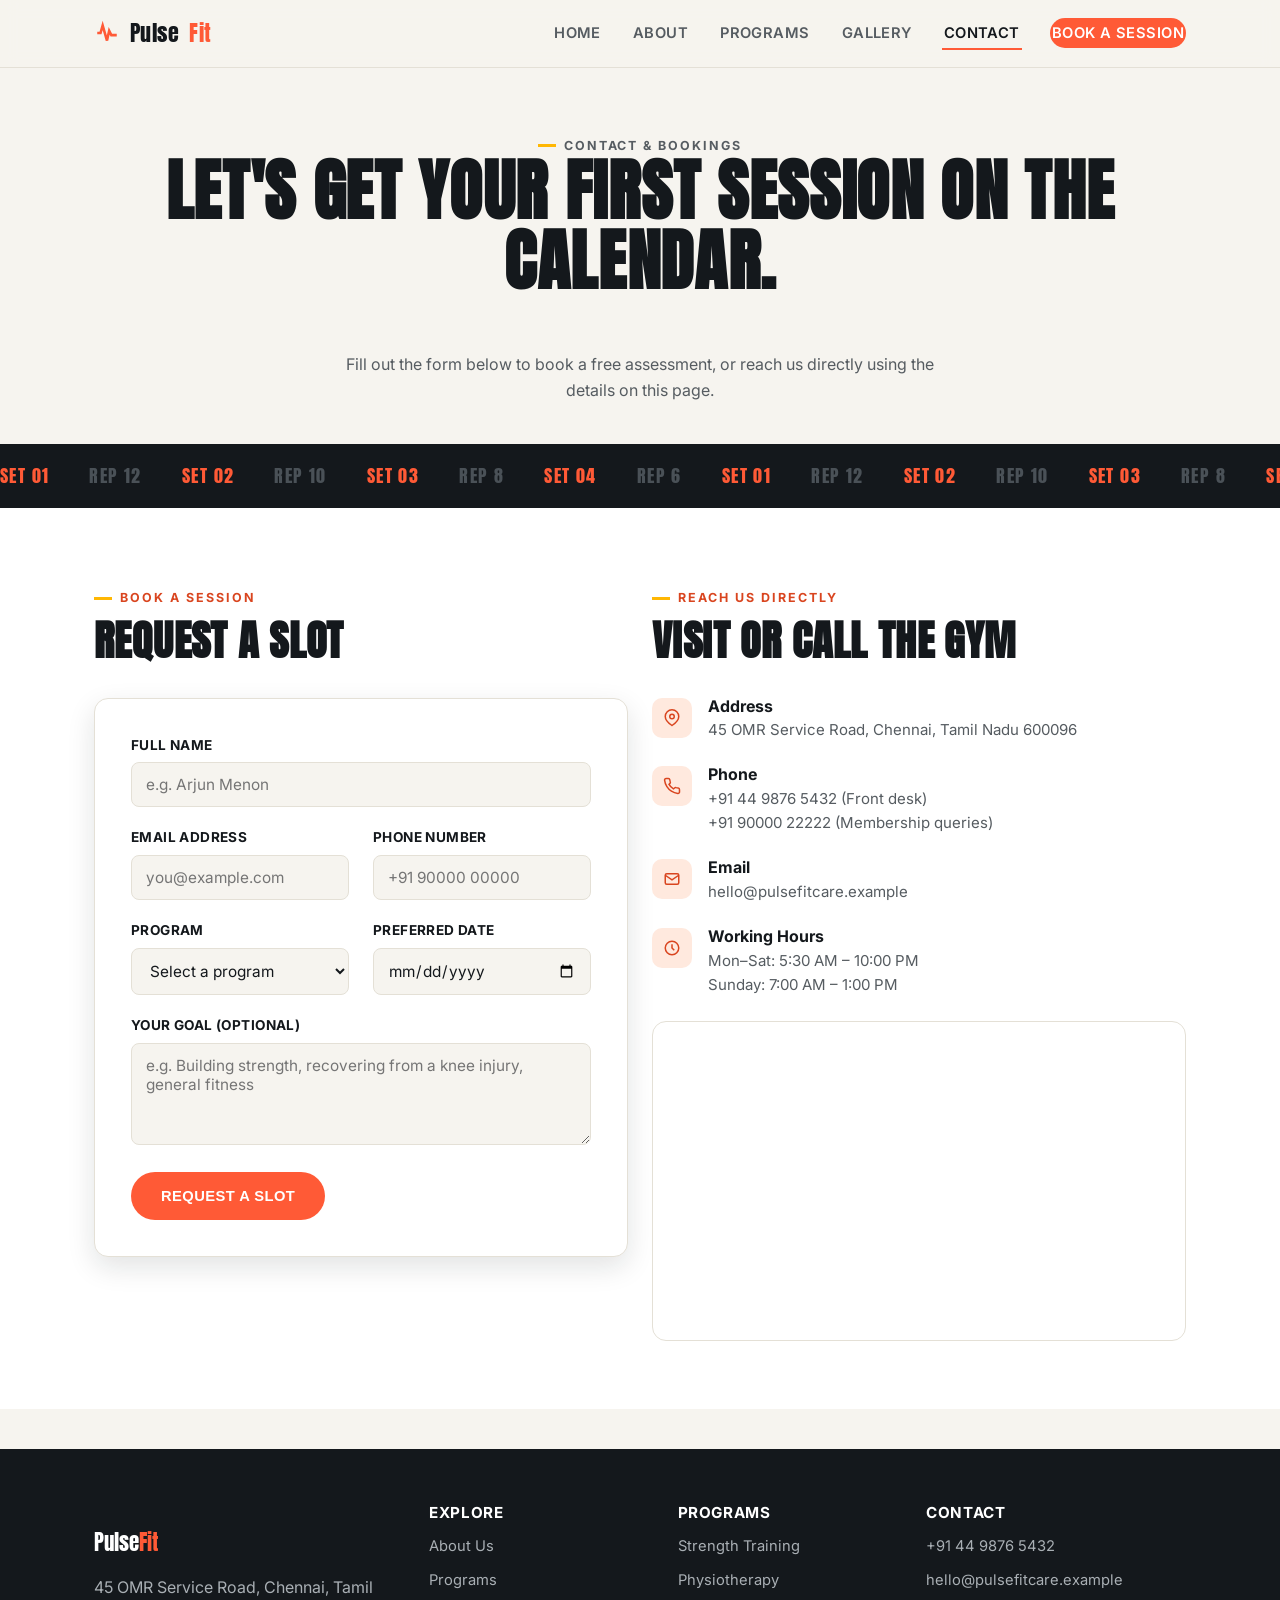
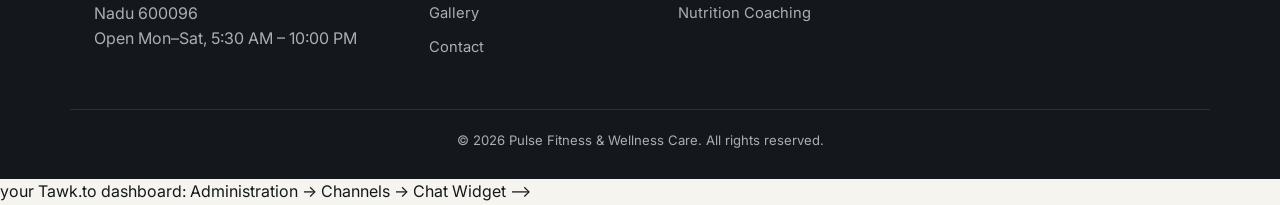
<file: contact.html>
<!DOCTYPE html>
<html lang="en">
<head>
<meta charset="UTF-8">
<meta name="viewport" content="width=device-width, initial-scale=1.0">
<title>Contact & Book a Session | Pulse Fitness & Wellness Care</title>
<meta name="description" content="Contact Pulse Fitness & Wellness Care or book your first free session online. Find our address, phone number, working hours, and location.">
<meta name="keywords" content="book session, contact gym, gym address, gym hours, free trial session">
<link rel="preconnect" href="https://fonts.googleapis.com">
<link href="https://fonts.googleapis.com/css2?family=Anton&family=Inter:wght@400;500;600;700;800&display=swap" rel="stylesheet">
<link rel="stylesheet" href="css/style.css">
<link rel="icon" type="image/svg+xml" href="favicon.svg">
<link rel="canonical" href="https://pluse-witness.netlify.app/contact.html">

<meta property="og:type" content="website">
<meta property="og:title" content="Contact & Book a Session | Pulse Fitness & Wellness Care">
<meta property="og:description" content="Contact Pulse Fitness & Wellness Care or book your first free session online. Find our address, phone number, working hours, and location.">
<meta property="og:url" content="https://pluse-witness.netlify.app/contact.html">
<meta property="og:image" content="https://images.unsplash.com/photo-1534438327276-14e5300c3a48?w=1200&q=80">
<meta name="twitter:card" content="summary_large_image">
<meta name="twitter:title" content="Contact & Book a Session | Pulse Fitness & Wellness Care">
<meta name="twitter:description" content="Address, phone, hours, and an online booking form for Pulse Fitness & Wellness Care.">
<meta name="twitter:image" content="https://images.unsplash.com/photo-1534438327276-14e5300c3a48?w=1200&q=80">
</head>
<body>
<a class="skip-link" href="#main">Skip to content</a>

<header class="site-header">
  <nav class="nav">
    <a class="brand" href="index.html">
      <svg viewBox="0 0 24 24" width="26" height="26" fill="none" stroke="#FF5A36" stroke-width="2.4"><path d="M3 12h3l2-7 4 14 2-9 2 4h5"/></svg>
      Pulse<span>Fit</span>
    </a>
    <button class="menu-toggle" aria-expanded="false" aria-label="Toggle navigation menu">
      <span></span><span></span><span></span>
    </button>
    <ul class="nav-links">
      <li><a href="index.html">Home</a></li>
      <li><a href="about.html">About</a></li>
      <li><a href="services.html">Programs</a></li>
      <li><a href="gallery.html">Gallery</a></li>
      <li><a href="contact.html" aria-current="page">Contact</a></li>
      <li><a class="nav-cta" href="contact.html">Book a Session</a></li>
    </ul>
  </nav>
</header>

<main id="main">

  <section class="page-hero">
    <div class="container">
      <p class="eyebrow">Contact & Bookings</p>
      <h1>Let's get your first session on the calendar.</h1>
      <p>Fill out the form below to book a free assessment, or reach us directly using the details on this page.</p>
    </div>
  </section>

  <div class="rep-divider" aria-hidden="true">
    <div class="rep-track">
      <span class="hot">SET 01</span><span>REP 12</span><span class="hot">SET 02</span><span>REP 10</span>
      <span class="hot">SET 03</span><span>REP 8</span><span class="hot">SET 04</span><span>REP 6</span>
      <span class="hot">SET 01</span><span>REP 12</span><span class="hot">SET 02</span><span>REP 10</span>
      <span class="hot">SET 03</span><span>REP 8</span><span class="hot">SET 04</span><span>REP 6</span>
    </div>
  </div>

  <section class="bg-alt">
    <div class="container grid grid-2">

      <div>
        <form id="appointment-form" novalidate>
          <p class="eyebrow">Book a Session</p>
          <h2>Request a slot</h2>

          <div class="form-card" style="margin-top:20px;">
            <div class="form-row">
              <label for="full-name">Full Name</label>
              <input type="text" id="full-name" name="full-name" placeholder="e.g. Arjun Menon">
              <p class="error-msg">Please enter your full name.</p>
            </div>

            <div class="grid two-col-form">
              <div class="form-row">
                <label for="email">Email Address</label>
                <input type="email" id="email" name="email" placeholder="you@example.com">
                <p class="error-msg">Please enter a valid email address.</p>
              </div>
              <div class="form-row">
                <label for="phone">Phone Number</label>
                <input type="tel" id="phone" name="phone" placeholder="+91 90000 00000">
                <p class="error-msg">Please enter a valid phone number.</p>
              </div>
            </div>

            <div class="grid two-col-form">
              <div class="form-row">
                <label for="department">Program</label>
                <select id="department" name="department">
                  <option value="">Select a program</option>
                  <option>Strength Training</option>
                  <option>Cardio & HIIT</option>
                  <option>Physiotherapy</option>
                  <option>Nutrition Coaching</option>
                  <option>Yoga & Recovery</option>
                  <option>Personal Training</option>
                </select>
                <p class="error-msg">Please select a program.</p>
              </div>
              <div class="form-row">
                <label for="preferred-date">Preferred Date</label>
                <input type="date" id="preferred-date" name="preferred-date">
                <p class="error-msg">Please choose a preferred date.</p>
              </div>
            </div>

            <div class="form-row">
              <label for="message">Your Goal (optional)</label>
              <textarea id="message" name="message" rows="4" placeholder="e.g. Building strength, recovering from a knee injury, general fitness"></textarea>
            </div>

            <button type="submit" class="btn btn-primary">Request a Slot</button>
            <div class="form-status" id="form-status" role="status" aria-live="polite"></div>
          </div>
        </form>
      </div>

      <div>
        <p class="eyebrow">Reach Us Directly</p>
        <h2>Visit or call the gym</h2>

        <div style="margin-top:24px;">
          <div class="info-block">
            <div class="icon"><svg width="18" height="18" viewBox="0 0 24 24" fill="none" stroke="currentColor" stroke-width="2"><path d="M21 10c0 6-9 12-9 12S3 16 3 10a9 9 0 0118 0z"/><circle cx="12" cy="10" r="3"/></svg></div>
            <div>
              <h3>Address</h3>
              <p>45 OMR Service Road, Chennai, Tamil Nadu 600096</p>
            </div>
          </div>
          <div class="info-block">
            <div class="icon"><svg width="18" height="18" viewBox="0 0 24 24" fill="none" stroke="currentColor" stroke-width="2"><path d="M22 16.9v3a2 2 0 01-2.2 2 19.8 19.8 0 01-8.6-3.1 19.5 19.5 0 01-6-6A19.8 19.8 0 012.1 4.2 2 2 0 014.1 2h3a2 2 0 012 1.7c.1.9.3 1.8.6 2.7a2 2 0 01-.4 2.1L8 9.9a16 16 0 006 6l1.4-1.3a2 2 0 012.1-.4c.9.3 1.8.5 2.7.6a2 2 0 011.8 2.1z"/></svg></div>
            <div>
              <h3>Phone</h3>
              <p>+91 44 9876 5432 (Front desk)<br>+91 90000 22222 (Membership queries)</p>
            </div>
          </div>
          <div class="info-block">
            <div class="icon"><svg width="18" height="18" viewBox="0 0 24 24" fill="none" stroke="currentColor" stroke-width="2"><rect x="3" y="5" width="18" height="14" rx="2"/><path d="M3 7l9 6 9-6"/></svg></div>
            <div>
              <h3>Email</h3>
              <p>hello@pulsefitcare.example</p>
            </div>
          </div>
          <div class="info-block">
            <div class="icon"><svg width="18" height="18" viewBox="0 0 24 24" fill="none" stroke="currentColor" stroke-width="2"><circle cx="12" cy="12" r="9"/><path d="M12 7v5l3 3"/></svg></div>
            <div>
              <h3>Working Hours</h3>
              <p>Mon–Sat: 5:30 AM – 10:00 PM<br>Sunday: 7:00 AM – 1:00 PM</p>
            </div>
          </div>
        </div>

        <div class="map-frame" style="margin-top:24px;">
          <iframe src="https://www.openstreetmap.org/export/embed.html?bbox=80.235%2C12.895%2C80.255%2C12.910&layer=mapnik" title="Map showing Pulse Fitness & Wellness Care location"></iframe>
        </div>
      </div>

    </div>
  </section>

</main>

<footer>
  <div class="container footer-grid">
    <div>
      <p class="footer-brand">Pulse<span>Fit</span></p>
      <p>45 OMR Service Road, Chennai, Tamil Nadu 600096<br>Open Mon–Sat, 5:30 AM – 10:00 PM</p>
    </div>
    <div>
      <h3>Explore</h3>
      <a href="about.html">About Us</a>
      <a href="services.html">Programs</a>
      <a href="gallery.html">Gallery</a>
      <a href="contact.html">Contact</a>
    </div>
    <div>
      <h3>Programs</h3>
      <a href="services.html">Strength Training</a>
      <a href="services.html">Physiotherapy</a>
      <a href="services.html">Nutrition Coaching</a>
    </div>
    <div>
      <h3>Contact</h3>
      <a href="tel:+914498765432">+91 44 9876 5432</a>
      <a href="mailto:hello@pulsefitcare.example">hello@pulsefitcare.example</a>
    </div>
  </div>
  <div class="container footer-bottom">
    &copy; 2026 Pulse Fitness & Wellness Care. All rights reserved.
  </div>
</footer>

<script src="js/script.js"></script>

<!--Start of Tawk.to Live Chat Widget-->
     your Tawk.to dashboard: Administration -> Channels -> Chat Widget -->
<script type="text/javascript">
var Tawk_API=Tawk_API||{}, Tawk_LoadStart=new Date();
(function(){
var s1=document.createElement("script"),s0=document.getElementsByTagName("script")[0];
s1.async=true;
s1.src='https://embed.tawk.to/6a47669f5cd7e91d4f345263/1jsjeho9d';
s1.charset='UTF-8';
s1.setAttribute('crossorigin','*');
s0.parentNode.insertBefore(s1,s0);
})();
</script>
<!--End of Tawk.to Live Chat Widget-->
</body>
</html>
</file>
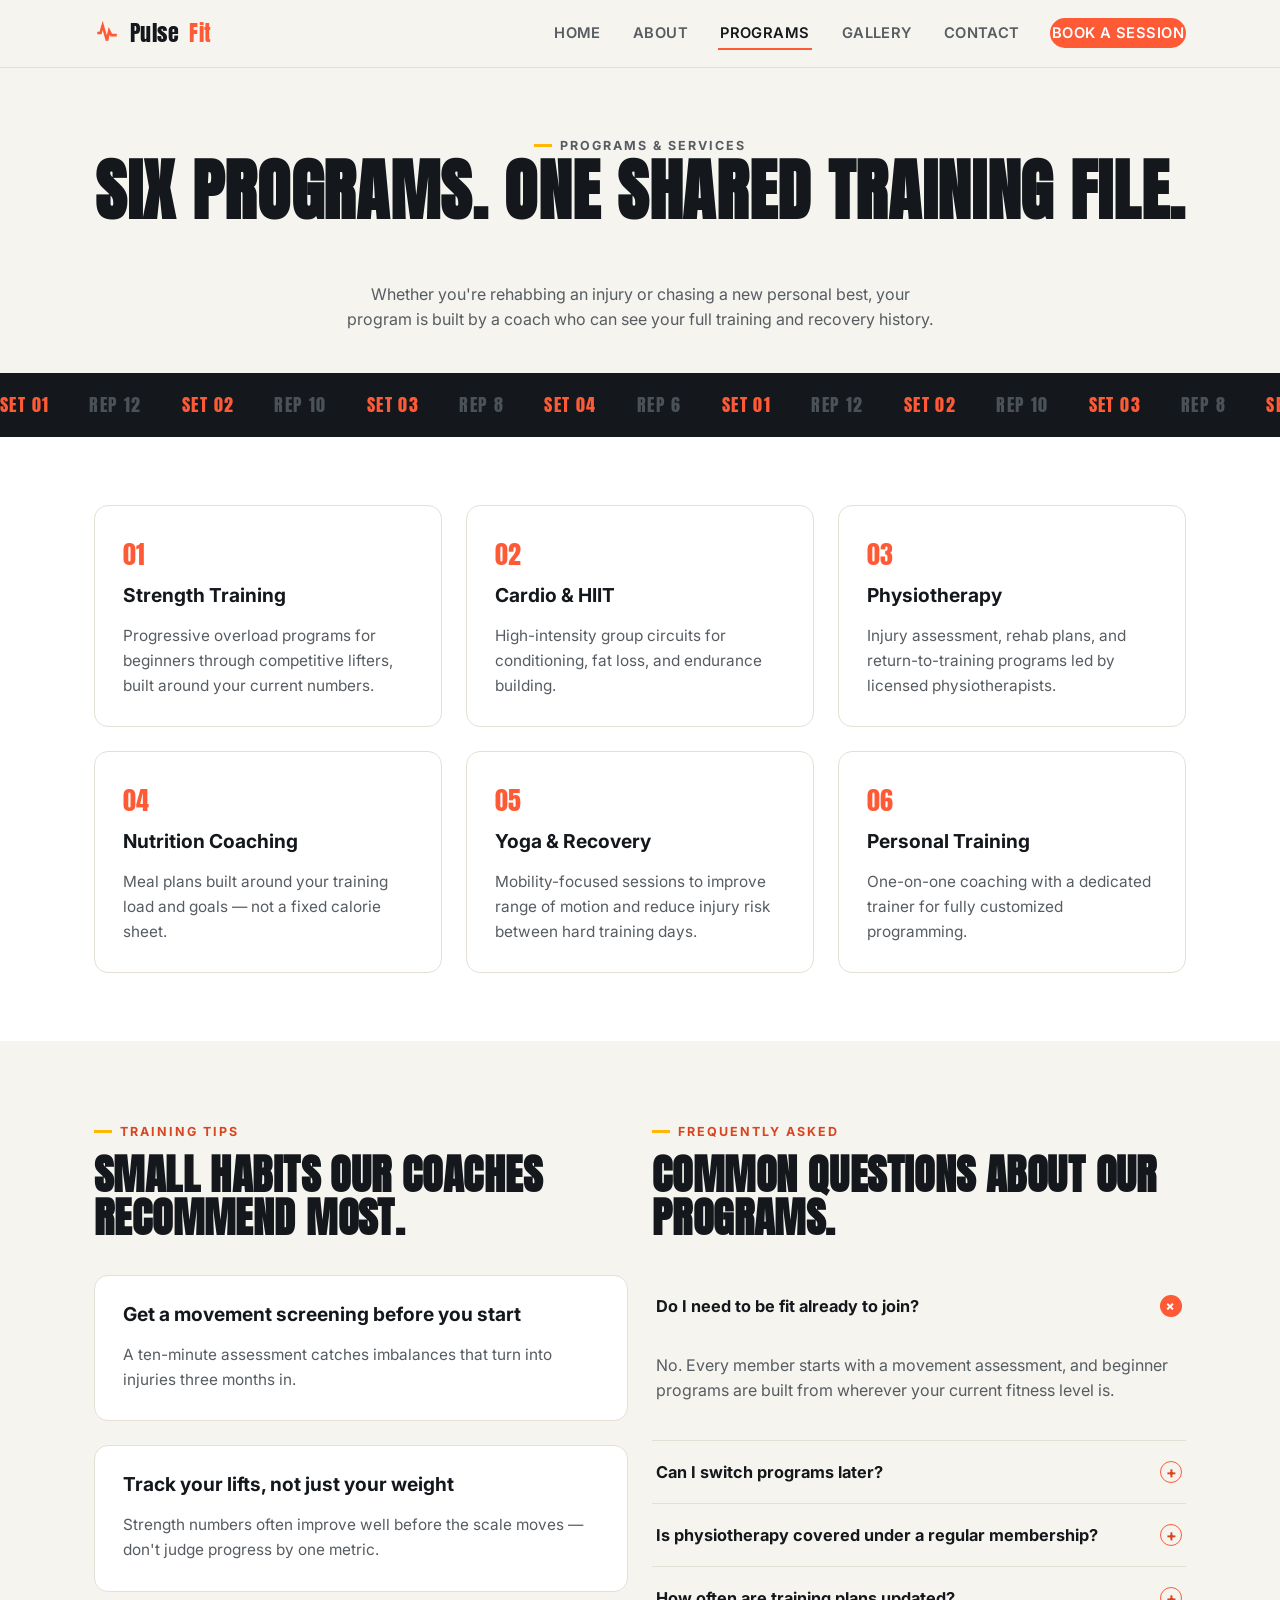
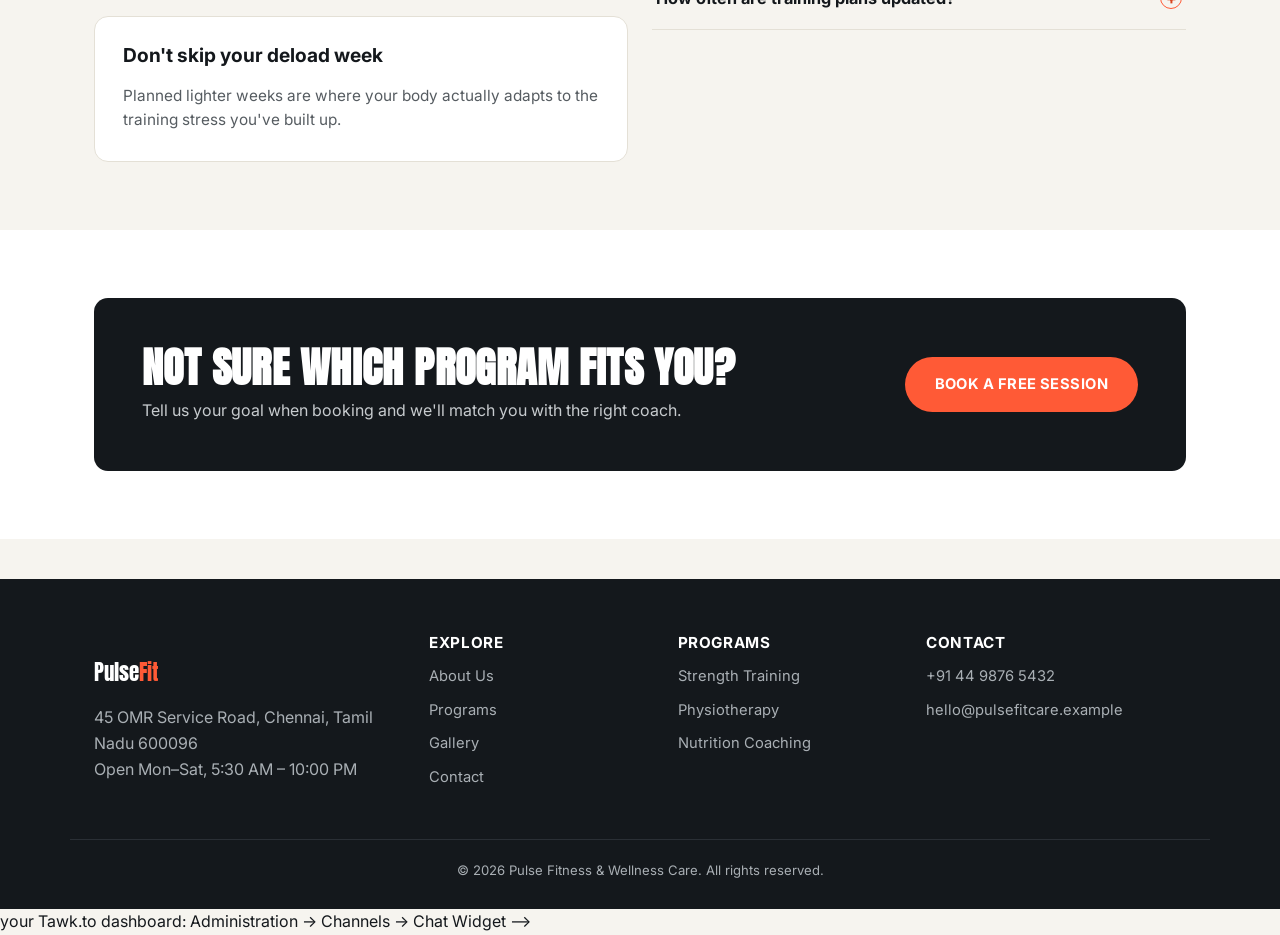
<file: services.html>
<!DOCTYPE html>
<html lang="en">
<head>
<meta charset="UTF-8">
<meta name="viewport" content="width=device-width, initial-scale=1.0">
<title>Programs & Services | Pulse Fitness & Wellness Care</title>
<meta name="description" content="Explore Pulse Fitness & Wellness Care's programs: Strength Training, Cardio & HIIT, Physiotherapy, Nutrition Coaching, Yoga & Recovery, and Personal Training.">
<meta name="keywords" content="fitness programs, strength training, cardio hiit, physiotherapy, nutrition coaching, personal training, yoga recovery">
<link rel="preconnect" href="https://fonts.googleapis.com">
<link href="https://fonts.googleapis.com/css2?family=Anton&family=Inter:wght@400;500;600;700;800&display=swap" rel="stylesheet">
<link rel="stylesheet" href="css/style.css">
<link rel="icon" type="image/svg+xml" href="favicon.svg">
<link rel="canonical" href="https://pluse-witness.netlify.app/services.html">

<meta property="og:type" content="website">
<meta property="og:title" content="Programs & Services | Pulse Fitness & Wellness Care">
<meta property="og:description" content="Explore Pulse Fitness & Wellness Care's programs: Strength Training, Cardio & HIIT, Physiotherapy, Nutrition Coaching, Yoga & Recovery, and Personal Training.">
<meta property="og:url" content="https://pluse-witness.netlify.app/services.html">
<meta property="og:image" content="https://images.unsplash.com/photo-1517836357463-d25dfeac3438?w=1200&q=80">
<meta name="twitter:card" content="summary_large_image">
<meta name="twitter:title" content="Programs & Services | Pulse Fitness & Wellness Care">
<meta name="twitter:description" content="Strength Training, Cardio & HIIT, Physiotherapy, Nutrition Coaching, Yoga & Recovery, and Personal Training.">
<meta name="twitter:image" content="https://images.unsplash.com/photo-1517836357463-d25dfeac3438?w=1200&q=80">
</head>
<body>
<a class="skip-link" href="#main">Skip to content</a>

<header class="site-header">
  <nav class="nav">
    <a class="brand" href="index.html">
      <svg viewBox="0 0 24 24" width="26" height="26" fill="none" stroke="#FF5A36" stroke-width="2.4"><path d="M3 12h3l2-7 4 14 2-9 2 4h5"/></svg>
      Pulse<span>Fit</span>
    </a>
    <button class="menu-toggle" aria-expanded="false" aria-label="Toggle navigation menu">
      <span></span><span></span><span></span>
    </button>
    <ul class="nav-links">
      <li><a href="index.html">Home</a></li>
      <li><a href="about.html">About</a></li>
      <li><a href="services.html" aria-current="page">Programs</a></li>
      <li><a href="gallery.html">Gallery</a></li>
      <li><a href="contact.html">Contact</a></li>
      <li><a class="nav-cta" href="contact.html">Book a Session</a></li>
    </ul>
  </nav>
</header>

<main id="main">

  <section class="page-hero">
    <div class="container">
      <p class="eyebrow">Programs & Services</p>
      <h1>Six programs. One shared training file.</h1>
      <p>Whether you're rehabbing an injury or chasing a new personal best, your program is built by a coach who can see your full training and recovery history.</p>
    </div>
  </section>

  <div class="rep-divider" aria-hidden="true">
    <div class="rep-track">
      <span class="hot">SET 01</span><span>REP 12</span><span class="hot">SET 02</span><span>REP 10</span>
      <span class="hot">SET 03</span><span>REP 8</span><span class="hot">SET 04</span><span>REP 6</span>
      <span class="hot">SET 01</span><span>REP 12</span><span class="hot">SET 02</span><span>REP 10</span>
      <span class="hot">SET 03</span><span>REP 8</span><span class="hot">SET 04</span><span>REP 6</span>
    </div>
  </div>

  <section class="bg-alt">
    <div class="container">
      <div class="grid grid-3">

        <div class="card">
          <span class="num">01</span>
          <h3>Strength Training</h3>
          <p>Progressive overload programs for beginners through competitive lifters, built around your current numbers.</p>
        </div>

        <div class="card">
          <span class="num">02</span>
          <h3>Cardio & HIIT</h3>
          <p>High-intensity group circuits for conditioning, fat loss, and endurance building.</p>
        </div>

        <div class="card">
          <span class="num">03</span>
          <h3>Physiotherapy</h3>
          <p>Injury assessment, rehab plans, and return-to-training programs led by licensed physiotherapists.</p>
        </div>

        <div class="card">
          <span class="num">04</span>
          <h3>Nutrition Coaching</h3>
          <p>Meal plans built around your training load and goals — not a fixed calorie sheet.</p>
        </div>

        <div class="card">
          <span class="num">05</span>
          <h3>Yoga & Recovery</h3>
          <p>Mobility-focused sessions to improve range of motion and reduce injury risk between hard training days.</p>
        </div>

        <div class="card">
          <span class="num">06</span>
          <h3>Personal Training</h3>
          <p>One-on-one coaching with a dedicated trainer for fully customized programming.</p>
        </div>

      </div>
    </div>
  </section>

  <section>
    <div class="container grid grid-2">
      <div>
        <p class="eyebrow">Training Tips</p>
        <h2>Small habits our coaches recommend most.</h2>
        <div class="grid" style="margin-top:20px;">
          <div class="card">
            <h3>Get a movement screening before you start</h3>
            <p>A ten-minute assessment catches imbalances that turn into injuries three months in.</p>
          </div>
          <div class="card">
            <h3>Track your lifts, not just your weight</h3>
            <p>Strength numbers often improve well before the scale moves — don't judge progress by one metric.</p>
          </div>
          <div class="card">
            <h3>Don't skip your deload week</h3>
            <p>Planned lighter weeks are where your body actually adapts to the training stress you've built up.</p>
          </div>
        </div>
      </div>

      <div>
        <p class="eyebrow">Frequently Asked</p>
        <h2>Common questions about our programs.</h2>

        <div class="faq-item" data-open="true">
          <button class="faq-question" aria-expanded="true">
            Do I need to be fit already to join?
            <span class="plus">+</span>
          </button>
          <div class="faq-answer">
            <p>No. Every member starts with a movement assessment, and beginner programs are built from wherever your current fitness level is.</p>
          </div>
        </div>

        <div class="faq-item" data-open="false">
          <button class="faq-question" aria-expanded="false">
            Can I switch programs later?
            <span class="plus">+</span>
          </button>
          <div class="faq-answer">
            <p>Yes, most members combine strength training with yoga or nutrition coaching as their goals shift — talk to your coach any time.</p>
          </div>
        </div>

        <div class="faq-item" data-open="false">
          <button class="faq-question" aria-expanded="false">
            Is physiotherapy covered under a regular membership?
            <span class="plus">+</span>
          </button>
          <div class="faq-answer">
            <p>An initial physiotherapy assessment is included; ongoing rehab sessions are billed separately and can be discussed at booking.</p>
          </div>
        </div>

        <div class="faq-item" data-open="false">
          <button class="faq-question" aria-expanded="false">
            How often are training plans updated?
            <span class="plus">+</span>
          </button>
          <div class="faq-answer">
            <p>Every four weeks, based on your lift logs, mobility scores, and how recovery has been tracking.</p>
          </div>
        </div>

      </div>
    </div>
  </section>

  <section class="bg-alt">
    <div class="container">
      <div class="cta-band">
        <div>
          <h2>Not sure which program fits you?</h2>
          <p>Tell us your goal when booking and we'll match you with the right coach.</p>
        </div>
        <a href="contact.html" class="btn btn-primary">Book a Free Session</a>
      </div>
    </div>
  </section>

</main>

<footer>
  <div class="container footer-grid">
    <div>
      <p class="footer-brand">Pulse<span>Fit</span></p>
      <p>45 OMR Service Road, Chennai, Tamil Nadu 600096<br>Open Mon–Sat, 5:30 AM – 10:00 PM</p>
    </div>
    <div>
      <h3>Explore</h3>
      <a href="about.html">About Us</a>
      <a href="services.html">Programs</a>
      <a href="gallery.html">Gallery</a>
      <a href="contact.html">Contact</a>
    </div>
    <div>
      <h3>Programs</h3>
      <a href="services.html">Strength Training</a>
      <a href="services.html">Physiotherapy</a>
      <a href="services.html">Nutrition Coaching</a>
    </div>
    <div>
      <h3>Contact</h3>
      <a href="tel:+914498765432">+91 44 9876 5432</a>
      <a href="mailto:hello@pulsefitcare.example">hello@pulsefitcare.example</a>
    </div>
  </div>
  <div class="container footer-bottom">
    &copy; 2026 Pulse Fitness & Wellness Care. All rights reserved.
  </div>
</footer>

<script src="js/script.js"></script>

<!--Start of Tawk.to Live Chat Widget-->
     your Tawk.to dashboard: Administration -> Channels -> Chat Widget -->
<script type="text/javascript">
var Tawk_API=Tawk_API||{}, Tawk_LoadStart=new Date();
(function(){
var s1=document.createElement("script"),s0=document.getElementsByTagName("script")[0];
s1.async=true;
s1.src='https://embed.tawk.to/6a47669f5cd7e91d4f345263/1jsjeho9d';
s1.charset='UTF-8';
s1.setAttribute('crossorigin','*');
s0.parentNode.insertBefore(s1,s0);
})();
</script>
<!--End of Tawk.to Live Chat Widget-->
</body>
</html>
</file>
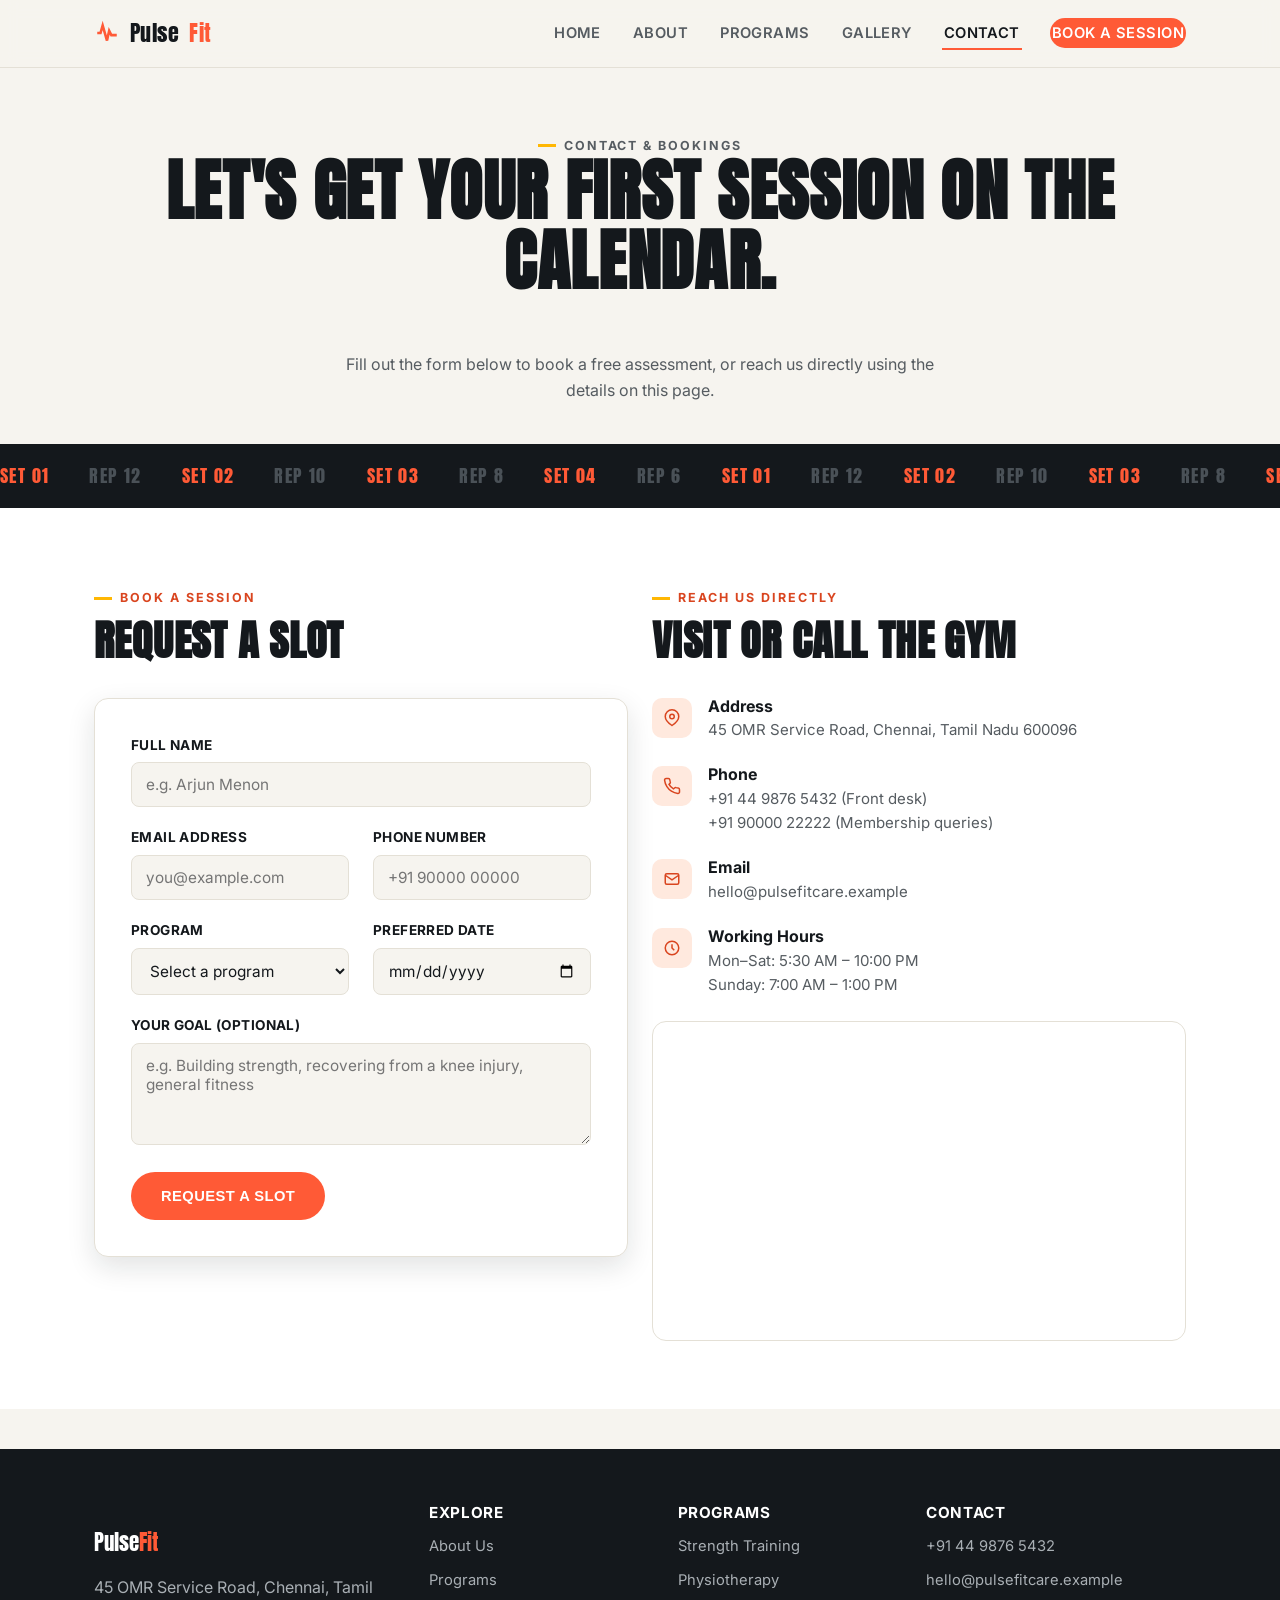
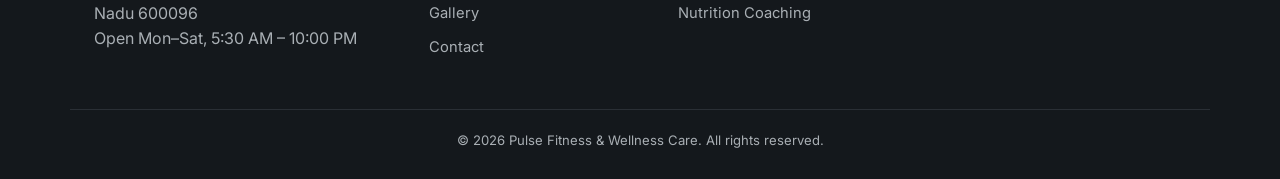
<file: pulse-fitness-website/contact.html>
<!DOCTYPE html>
<html lang="en">
<head>
<meta charset="UTF-8">
<meta name="viewport" content="width=device-width, initial-scale=1.0">
<title>Contact & Book a Session | Pulse Fitness & Wellness Care</title>
<meta name="description" content="Contact Pulse Fitness & Wellness Care or book your first free session online. Find our address, phone number, working hours, and location.">
<meta name="keywords" content="book session, contact gym, gym address, gym hours, free trial session">
<link rel="preconnect" href="https://fonts.googleapis.com">
<link href="https://fonts.googleapis.com/css2?family=Anton&family=Inter:wght@400;500;600;700;800&display=swap" rel="stylesheet">
<link rel="stylesheet" href="css/style.css">
</head>
<body>
<a class="skip-link" href="#main">Skip to content</a>

<header class="site-header">
  <nav class="nav">
    <a class="brand" href="index.html">
      <svg viewBox="0 0 24 24" width="26" height="26" fill="none" stroke="#FF5A36" stroke-width="2.4"><path d="M3 12h3l2-7 4 14 2-9 2 4h5"/></svg>
      Pulse<span>Fit</span>
    </a>
    <button class="menu-toggle" aria-expanded="false" aria-label="Toggle navigation menu">
      <span></span><span></span><span></span>
    </button>
    <ul class="nav-links">
      <li><a href="index.html">Home</a></li>
      <li><a href="about.html">About</a></li>
      <li><a href="services.html">Programs</a></li>
      <li><a href="gallery.html">Gallery</a></li>
      <li><a href="contact.html" aria-current="page">Contact</a></li>
      <li><a class="nav-cta" href="contact.html">Book a Session</a></li>
    </ul>
  </nav>
</header>

<main id="main">

  <section class="page-hero">
    <div class="container">
      <p class="eyebrow">Contact & Bookings</p>
      <h1>Let's get your first session on the calendar.</h1>
      <p>Fill out the form below to book a free assessment, or reach us directly using the details on this page.</p>
    </div>
  </section>

  <div class="rep-divider" aria-hidden="true">
    <div class="rep-track">
      <span class="hot">SET 01</span><span>REP 12</span><span class="hot">SET 02</span><span>REP 10</span>
      <span class="hot">SET 03</span><span>REP 8</span><span class="hot">SET 04</span><span>REP 6</span>
      <span class="hot">SET 01</span><span>REP 12</span><span class="hot">SET 02</span><span>REP 10</span>
      <span class="hot">SET 03</span><span>REP 8</span><span class="hot">SET 04</span><span>REP 6</span>
    </div>
  </div>

  <section class="bg-alt">
    <div class="container grid grid-2">

      <div>
        <form id="appointment-form" novalidate>
          <p class="eyebrow">Book a Session</p>
          <h2>Request a slot</h2>

          <div class="form-card" style="margin-top:20px;">
            <div class="form-row">
              <label for="full-name">Full Name</label>
              <input type="text" id="full-name" name="full-name" placeholder="e.g. Arjun Menon">
              <p class="error-msg">Please enter your full name.</p>
            </div>

            <div class="grid two-col-form">
              <div class="form-row">
                <label for="email">Email Address</label>
                <input type="email" id="email" name="email" placeholder="you@example.com">
                <p class="error-msg">Please enter a valid email address.</p>
              </div>
              <div class="form-row">
                <label for="phone">Phone Number</label>
                <input type="tel" id="phone" name="phone" placeholder="+91 90000 00000">
                <p class="error-msg">Please enter a valid phone number.</p>
              </div>
            </div>

            <div class="grid two-col-form">
              <div class="form-row">
                <label for="department">Program</label>
                <select id="department" name="department">
                  <option value="">Select a program</option>
                  <option>Strength Training</option>
                  <option>Cardio & HIIT</option>
                  <option>Physiotherapy</option>
                  <option>Nutrition Coaching</option>
                  <option>Yoga & Recovery</option>
                  <option>Personal Training</option>
                </select>
                <p class="error-msg">Please select a program.</p>
              </div>
              <div class="form-row">
                <label for="preferred-date">Preferred Date</label>
                <input type="date" id="preferred-date" name="preferred-date">
                <p class="error-msg">Please choose a preferred date.</p>
              </div>
            </div>

            <div class="form-row">
              <label for="message">Your Goal (optional)</label>
              <textarea id="message" name="message" rows="4" placeholder="e.g. Building strength, recovering from a knee injury, general fitness"></textarea>
            </div>

            <button type="submit" class="btn btn-primary">Request a Slot</button>
            <div class="form-status" id="form-status" role="status" aria-live="polite"></div>
          </div>
        </form>
      </div>

      <div>
        <p class="eyebrow">Reach Us Directly</p>
        <h2>Visit or call the gym</h2>

        <div style="margin-top:24px;">
          <div class="info-block">
            <div class="icon"><svg width="18" height="18" viewBox="0 0 24 24" fill="none" stroke="currentColor" stroke-width="2"><path d="M21 10c0 6-9 12-9 12S3 16 3 10a9 9 0 0118 0z"/><circle cx="12" cy="10" r="3"/></svg></div>
            <div>
              <h3>Address</h3>
              <p>45 OMR Service Road, Chennai, Tamil Nadu 600096</p>
            </div>
          </div>
          <div class="info-block">
            <div class="icon"><svg width="18" height="18" viewBox="0 0 24 24" fill="none" stroke="currentColor" stroke-width="2"><path d="M22 16.9v3a2 2 0 01-2.2 2 19.8 19.8 0 01-8.6-3.1 19.5 19.5 0 01-6-6A19.8 19.8 0 012.1 4.2 2 2 0 014.1 2h3a2 2 0 012 1.7c.1.9.3 1.8.6 2.7a2 2 0 01-.4 2.1L8 9.9a16 16 0 006 6l1.4-1.3a2 2 0 012.1-.4c.9.3 1.8.5 2.7.6a2 2 0 011.8 2.1z"/></svg></div>
            <div>
              <h3>Phone</h3>
              <p>+91 44 9876 5432 (Front desk)<br>+91 90000 22222 (Membership queries)</p>
            </div>
          </div>
          <div class="info-block">
            <div class="icon"><svg width="18" height="18" viewBox="0 0 24 24" fill="none" stroke="currentColor" stroke-width="2"><rect x="3" y="5" width="18" height="14" rx="2"/><path d="M3 7l9 6 9-6"/></svg></div>
            <div>
              <h3>Email</h3>
              <p>hello@pulsefitcare.example</p>
            </div>
          </div>
          <div class="info-block">
            <div class="icon"><svg width="18" height="18" viewBox="0 0 24 24" fill="none" stroke="currentColor" stroke-width="2"><circle cx="12" cy="12" r="9"/><path d="M12 7v5l3 3"/></svg></div>
            <div>
              <h3>Working Hours</h3>
              <p>Mon–Sat: 5:30 AM – 10:00 PM<br>Sunday: 7:00 AM – 1:00 PM</p>
            </div>
          </div>
        </div>

        <div class="map-frame" style="margin-top:24px;">
          <iframe src="https://www.openstreetmap.org/export/embed.html?bbox=80.235%2C12.895%2C80.255%2C12.910&layer=mapnik" title="Map showing Pulse Fitness & Wellness Care location"></iframe>
        </div>
      </div>

    </div>
  </section>

</main>

<footer>
  <div class="container footer-grid">
    <div>
      <p class="footer-brand">Pulse<span>Fit</span></p>
      <p>45 OMR Service Road, Chennai, Tamil Nadu 600096<br>Open Mon–Sat, 5:30 AM – 10:00 PM</p>
    </div>
    <div>
      <h3>Explore</h3>
      <a href="about.html">About Us</a>
      <a href="services.html">Programs</a>
      <a href="gallery.html">Gallery</a>
      <a href="contact.html">Contact</a>
    </div>
    <div>
      <h3>Programs</h3>
      <a href="services.html">Strength Training</a>
      <a href="services.html">Physiotherapy</a>
      <a href="services.html">Nutrition Coaching</a>
    </div>
    <div>
      <h3>Contact</h3>
      <a href="tel:+914498765432">+91 44 9876 5432</a>
      <a href="mailto:hello@pulsefitcare.example">hello@pulsefitcare.example</a>
    </div>
  </div>
  <div class="container footer-bottom">
    &copy; 2026 Pulse Fitness & Wellness Care. All rights reserved.
  </div>
</footer>

<script src="js/script.js"></script>
</body>
</html>
</file>
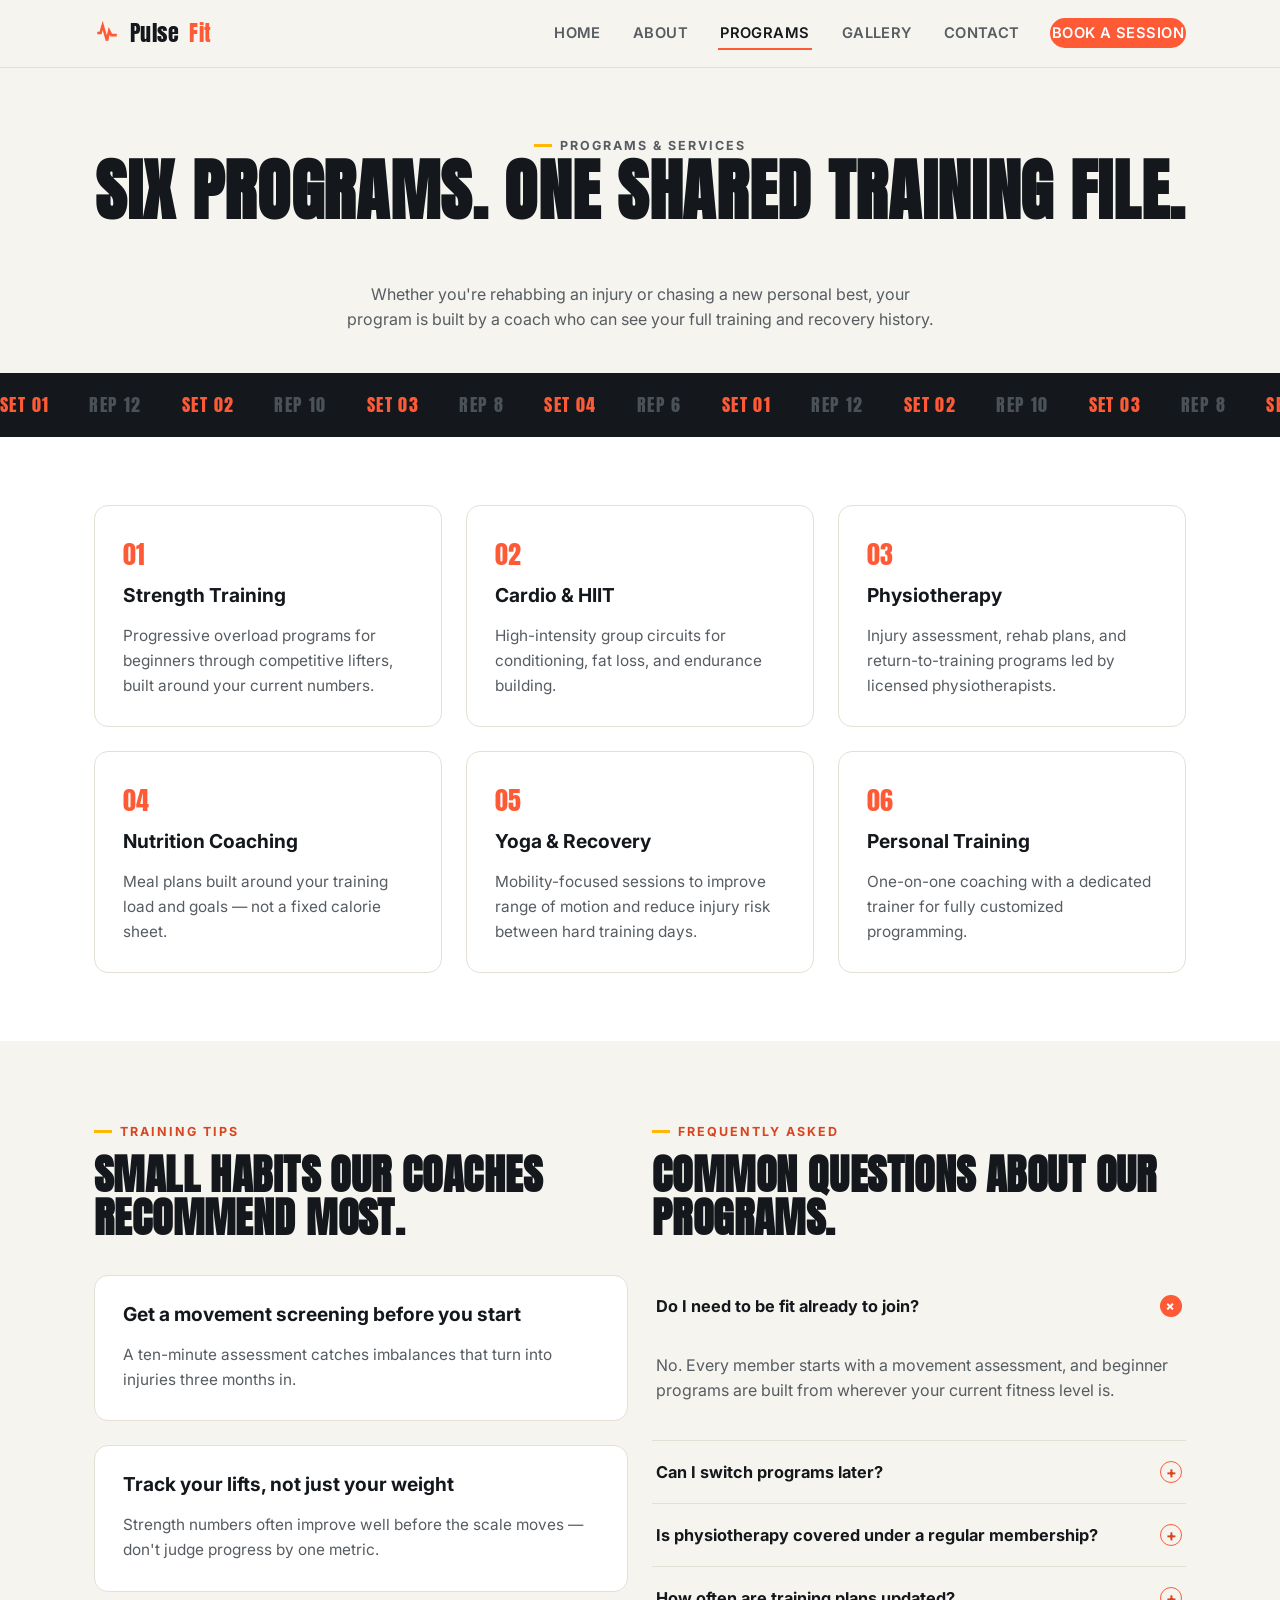
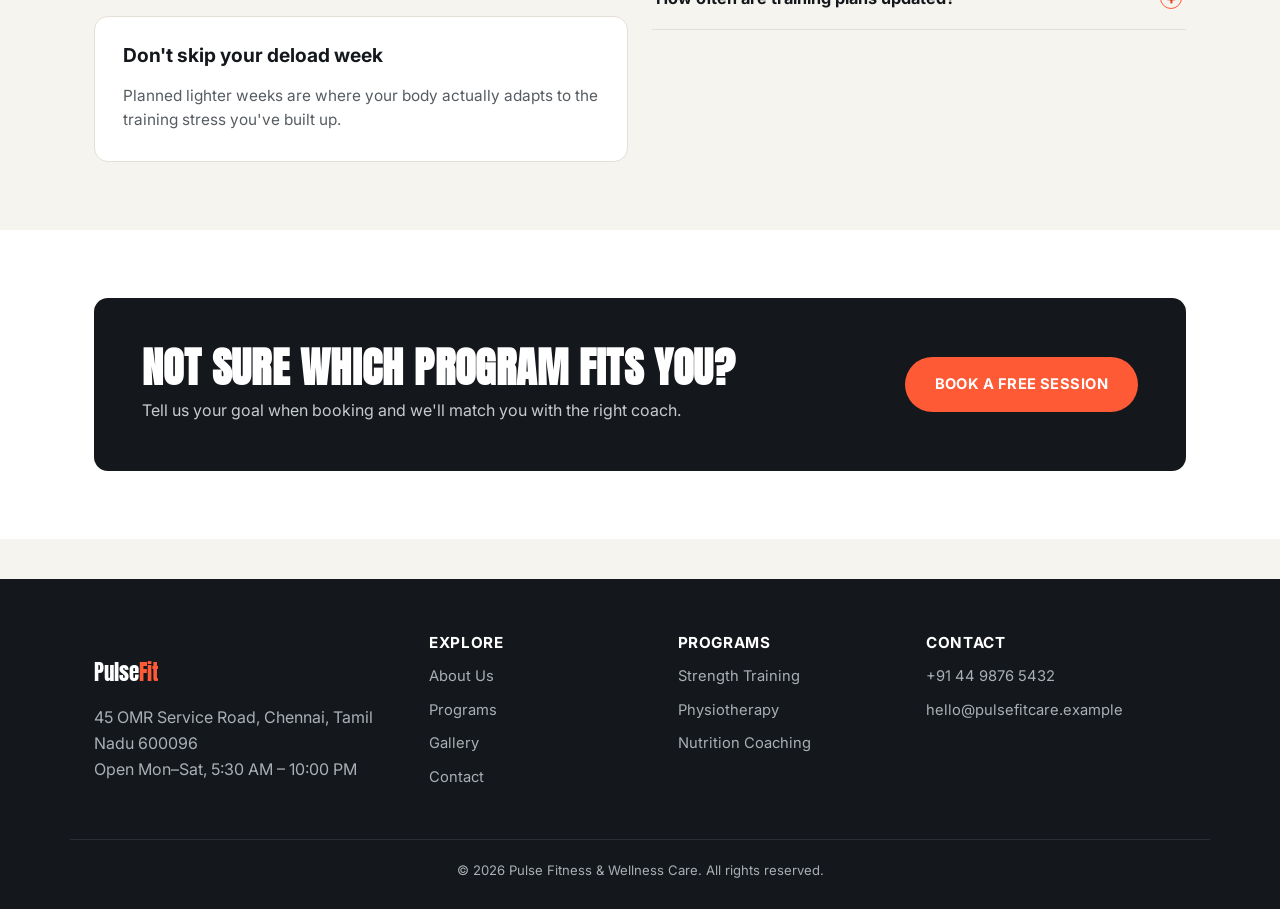
<file: pulse-fitness-website/services.html>
<!DOCTYPE html>
<html lang="en">
<head>
<meta charset="UTF-8">
<meta name="viewport" content="width=device-width, initial-scale=1.0">
<title>Programs & Services | Pulse Fitness & Wellness Care</title>
<meta name="description" content="Explore Pulse Fitness & Wellness Care's programs: Strength Training, Cardio & HIIT, Physiotherapy, Nutrition Coaching, Yoga & Recovery, and Personal Training.">
<meta name="keywords" content="fitness programs, strength training, cardio hiit, physiotherapy, nutrition coaching, personal training, yoga recovery">
<link rel="preconnect" href="https://fonts.googleapis.com">
<link href="https://fonts.googleapis.com/css2?family=Anton&family=Inter:wght@400;500;600;700;800&display=swap" rel="stylesheet">
<link rel="stylesheet" href="css/style.css">
</head>
<body>
<a class="skip-link" href="#main">Skip to content</a>

<header class="site-header">
  <nav class="nav">
    <a class="brand" href="index.html">
      <svg viewBox="0 0 24 24" width="26" height="26" fill="none" stroke="#FF5A36" stroke-width="2.4"><path d="M3 12h3l2-7 4 14 2-9 2 4h5"/></svg>
      Pulse<span>Fit</span>
    </a>
    <button class="menu-toggle" aria-expanded="false" aria-label="Toggle navigation menu">
      <span></span><span></span><span></span>
    </button>
    <ul class="nav-links">
      <li><a href="index.html">Home</a></li>
      <li><a href="about.html">About</a></li>
      <li><a href="services.html" aria-current="page">Programs</a></li>
      <li><a href="gallery.html">Gallery</a></li>
      <li><a href="contact.html">Contact</a></li>
      <li><a class="nav-cta" href="contact.html">Book a Session</a></li>
    </ul>
  </nav>
</header>

<main id="main">

  <section class="page-hero">
    <div class="container">
      <p class="eyebrow">Programs & Services</p>
      <h1>Six programs. One shared training file.</h1>
      <p>Whether you're rehabbing an injury or chasing a new personal best, your program is built by a coach who can see your full training and recovery history.</p>
    </div>
  </section>

  <div class="rep-divider" aria-hidden="true">
    <div class="rep-track">
      <span class="hot">SET 01</span><span>REP 12</span><span class="hot">SET 02</span><span>REP 10</span>
      <span class="hot">SET 03</span><span>REP 8</span><span class="hot">SET 04</span><span>REP 6</span>
      <span class="hot">SET 01</span><span>REP 12</span><span class="hot">SET 02</span><span>REP 10</span>
      <span class="hot">SET 03</span><span>REP 8</span><span class="hot">SET 04</span><span>REP 6</span>
    </div>
  </div>

  <section class="bg-alt">
    <div class="container">
      <div class="grid grid-3">

        <div class="card">
          <span class="num">01</span>
          <h3>Strength Training</h3>
          <p>Progressive overload programs for beginners through competitive lifters, built around your current numbers.</p>
        </div>

        <div class="card">
          <span class="num">02</span>
          <h3>Cardio & HIIT</h3>
          <p>High-intensity group circuits for conditioning, fat loss, and endurance building.</p>
        </div>

        <div class="card">
          <span class="num">03</span>
          <h3>Physiotherapy</h3>
          <p>Injury assessment, rehab plans, and return-to-training programs led by licensed physiotherapists.</p>
        </div>

        <div class="card">
          <span class="num">04</span>
          <h3>Nutrition Coaching</h3>
          <p>Meal plans built around your training load and goals — not a fixed calorie sheet.</p>
        </div>

        <div class="card">
          <span class="num">05</span>
          <h3>Yoga & Recovery</h3>
          <p>Mobility-focused sessions to improve range of motion and reduce injury risk between hard training days.</p>
        </div>

        <div class="card">
          <span class="num">06</span>
          <h3>Personal Training</h3>
          <p>One-on-one coaching with a dedicated trainer for fully customized programming.</p>
        </div>

      </div>
    </div>
  </section>

  <section>
    <div class="container grid grid-2">
      <div>
        <p class="eyebrow">Training Tips</p>
        <h2>Small habits our coaches recommend most.</h2>
        <div class="grid" style="margin-top:20px;">
          <div class="card">
            <h3>Get a movement screening before you start</h3>
            <p>A ten-minute assessment catches imbalances that turn into injuries three months in.</p>
          </div>
          <div class="card">
            <h3>Track your lifts, not just your weight</h3>
            <p>Strength numbers often improve well before the scale moves — don't judge progress by one metric.</p>
          </div>
          <div class="card">
            <h3>Don't skip your deload week</h3>
            <p>Planned lighter weeks are where your body actually adapts to the training stress you've built up.</p>
          </div>
        </div>
      </div>

      <div>
        <p class="eyebrow">Frequently Asked</p>
        <h2>Common questions about our programs.</h2>

        <div class="faq-item" data-open="true">
          <button class="faq-question" aria-expanded="true">
            Do I need to be fit already to join?
            <span class="plus">+</span>
          </button>
          <div class="faq-answer">
            <p>No. Every member starts with a movement assessment, and beginner programs are built from wherever your current fitness level is.</p>
          </div>
        </div>

        <div class="faq-item" data-open="false">
          <button class="faq-question" aria-expanded="false">
            Can I switch programs later?
            <span class="plus">+</span>
          </button>
          <div class="faq-answer">
            <p>Yes, most members combine strength training with yoga or nutrition coaching as their goals shift — talk to your coach any time.</p>
          </div>
        </div>

        <div class="faq-item" data-open="false">
          <button class="faq-question" aria-expanded="false">
            Is physiotherapy covered under a regular membership?
            <span class="plus">+</span>
          </button>
          <div class="faq-answer">
            <p>An initial physiotherapy assessment is included; ongoing rehab sessions are billed separately and can be discussed at booking.</p>
          </div>
        </div>

        <div class="faq-item" data-open="false">
          <button class="faq-question" aria-expanded="false">
            How often are training plans updated?
            <span class="plus">+</span>
          </button>
          <div class="faq-answer">
            <p>Every four weeks, based on your lift logs, mobility scores, and how recovery has been tracking.</p>
          </div>
        </div>

      </div>
    </div>
  </section>

  <section class="bg-alt">
    <div class="container">
      <div class="cta-band">
        <div>
          <h2>Not sure which program fits you?</h2>
          <p>Tell us your goal when booking and we'll match you with the right coach.</p>
        </div>
        <a href="contact.html" class="btn btn-primary">Book a Free Session</a>
      </div>
    </div>
  </section>

</main>

<footer>
  <div class="container footer-grid">
    <div>
      <p class="footer-brand">Pulse<span>Fit</span></p>
      <p>45 OMR Service Road, Chennai, Tamil Nadu 600096<br>Open Mon–Sat, 5:30 AM – 10:00 PM</p>
    </div>
    <div>
      <h3>Explore</h3>
      <a href="about.html">About Us</a>
      <a href="services.html">Programs</a>
      <a href="gallery.html">Gallery</a>
      <a href="contact.html">Contact</a>
    </div>
    <div>
      <h3>Programs</h3>
      <a href="services.html">Strength Training</a>
      <a href="services.html">Physiotherapy</a>
      <a href="services.html">Nutrition Coaching</a>
    </div>
    <div>
      <h3>Contact</h3>
      <a href="tel:+914498765432">+91 44 9876 5432</a>
      <a href="mailto:hello@pulsefitcare.example">hello@pulsefitcare.example</a>
    </div>
  </div>
  <div class="container footer-bottom">
    &copy; 2026 Pulse Fitness & Wellness Care. All rights reserved.
  </div>
</footer>

<script src="js/script.js"></script>
</body>
</html>
</file>
<file: css/style.css>
/* ==========================================================================
   Pulse Fitness & Wellness Care — Stylesheet
   Palette: warm neutral / charcoal / vibrant coral-orange / amber
   ========================================================================== */

:root {
  --bg:        #F6F4EF;
  --bg-alt:    #FFFFFF;
  --bg-dark:   #14181C;
  --ink:       #14181C;
  --ink-soft:  #565C61;
  --primary:   #FF5A36;
  --primary-dark: #D9451F;
  --accent:    #FFB703;
  --line:      #E4E0D6;
  --line-dark: #2A2F35;
  --radius:    14px;
  --shadow:    0 10px 28px rgba(20, 24, 28, 0.12);

  --font-display: "Anton", "Arial Narrow", sans-serif;
  --font-body: "Inter", -apple-system, BlinkMacSystemFont, "Segoe UI", sans-serif;
}

* { box-sizing: border-box; }
html { scroll-behavior: smooth; }

body {
  margin: 0;
  background: var(--bg);
  color: var(--ink);
  font-family: var(--font-body);
  line-height: 1.6;
  -webkit-font-smoothing: antialiased;
}

img { max-width: 100%; display: block; }
a { color: var(--primary-dark); }

h1, h2, h3 {
  font-family: var(--font-display);
  color: var(--ink);
  line-height: 1.05;
  margin-top: 0;
  text-transform: uppercase;
  letter-spacing: 0.01em;
}

h1 { font-size: clamp(2.4rem, 5.5vw, 4.2rem); }
h2 { font-size: clamp(1.8rem, 3.4vw, 2.6rem); }
h3 { font-family: var(--font-body); font-weight: 700; font-size: 1.2rem; text-transform: none; letter-spacing: 0; }

.eyebrow {
  display: inline-flex;
  align-items: center;
  gap: 8px;
  font-family: var(--font-body);
  font-size: 0.78rem;
  font-weight: 700;
  letter-spacing: 0.16em;
  text-transform: uppercase;
  color: var(--primary-dark);
  margin-bottom: 0.7rem;
}
.eyebrow::before {
  content: "";
  width: 18px;
  height: 3px;
  background: var(--accent);
  display: inline-block;
}

.container {
  width: 100%;
  max-width: 1140px;
  margin: 0 auto;
  padding: 0 24px;
}

.skip-link {
  position: absolute;
  left: -999px;
  background: var(--primary);
  color: #fff;
  padding: 10px 16px;
  border-radius: 0 0 8px 0;
  z-index: 999;
}
.skip-link:focus { left: 0; top: 0; }

/* ---------- Header / Nav ---------- */
.site-header {
  position: sticky;
  top: 0;
  z-index: 100;
  background: rgba(246, 244, 239, 0.94);
  backdrop-filter: blur(8px);
  border-bottom: 1px solid var(--line);
}

.nav {
  display: flex;
  align-items: center;
  justify-content: space-between;
  padding: 16px 24px;
  max-width: 1140px;
  margin: 0 auto;
}

.brand {
  display: flex;
  align-items: center;
  gap: 10px;
  font-family: var(--font-display);
  font-size: 1.35rem;
  letter-spacing: 0.02em;
  color: var(--ink);
  text-decoration: none;
}
.brand span { color: var(--primary); }
.brand svg { width: 26px; height: 26px; }

.nav-links {
  display: flex;
  gap: 28px;
  list-style: none;
  margin: 0;
  padding: 0;
}
.nav-links a {
  text-decoration: none;
  color: var(--ink-soft);
  font-weight: 600;
  font-size: 0.92rem;
  text-transform: uppercase;
  letter-spacing: 0.03em;
  padding: 6px 2px;
  border-bottom: 2px solid transparent;
  transition: color 0.2s ease, border-color 0.2s ease;
}
.nav-links a:hover,
.nav-links a[aria-current="page"] {
  color: var(--ink);
  border-color: var(--primary);
}
.nav-cta {
  background: var(--primary);
  color: #fff !important;
  padding: 10px 22px;
  border-radius: 999px;
  border-bottom: none !important;
}
.nav-cta:hover { background: var(--primary-dark); }

.menu-toggle {
  display: none;
  background: none;
  border: none;
  cursor: pointer;
  padding: 8px;
}
.menu-toggle span {
  display: block;
  width: 24px;
  height: 2px;
  background: var(--ink);
  margin: 5px 0;
  transition: transform 0.25s ease, opacity 0.25s ease;
}
.menu-toggle[aria-expanded="true"] span:nth-child(1) { transform: translateY(7px) rotate(45deg); }
.menu-toggle[aria-expanded="true"] span:nth-child(2) { opacity: 0; }
.menu-toggle[aria-expanded="true"] span:nth-child(3) { transform: translateY(-7px) rotate(-45deg); }

/* ---------- Signature: scoreboard rep-counter divider ---------- */
.rep-divider {
  background: var(--bg-dark);
  padding: 18px 0;
  overflow: hidden;
}
.rep-track {
  display: flex;
  gap: 40px;
  white-space: nowrap;
  animation: rep-scroll 18s linear infinite;
  width: max-content;
}
.rep-track span {
  font-family: var(--font-display);
  font-size: 1.1rem;
  letter-spacing: 0.08em;
  color: #4A5157;
}
.rep-track span.hot { color: var(--primary); }
@keyframes rep-scroll {
  from { transform: translateX(0); }
  to { transform: translateX(-50%); }
}
@media (prefers-reduced-motion: reduce) {
  .rep-track { animation: none; }
}

/* ---------- Hero ---------- */
.hero { padding: 64px 0 40px; }
.hero-grid {
  display: grid;
  grid-template-columns: 1.05fr 0.95fr;
  gap: 48px;
  align-items: center;
}
.hero p.lead {
  font-size: 1.12rem;
  color: var(--ink-soft);
  max-width: 46ch;
}
.hero-actions { display: flex; gap: 14px; margin-top: 28px; flex-wrap: wrap; }
.hero-image {
  position: relative;
  border-radius: var(--radius);
  overflow: hidden;
  box-shadow: var(--shadow);
}
.hero-image .tag {
  position: absolute;
  bottom: 16px;
  left: 16px;
  background: rgba(20,24,28,0.85);
  color: #fff;
  padding: 10px 16px;
  border-radius: 10px;
  font-size: 0.85rem;
  font-weight: 600;
}
.hero-stats { display: flex; gap: 36px; margin-top: 40px; flex-wrap: wrap; }
.hero-stats div strong {
  display: block;
  font-family: var(--font-display);
  font-size: 2.1rem;
  color: var(--primary-dark);
  line-height: 1;
}
.hero-stats div span { font-size: 0.82rem; color: var(--ink-soft); text-transform: uppercase; letter-spacing: 0.04em; }

/* ---------- Buttons ---------- */
.btn {
  display: inline-block;
  padding: 14px 28px;
  border-radius: 999px;
  font-weight: 700;
  font-size: 0.92rem;
  text-transform: uppercase;
  letter-spacing: 0.03em;
  text-decoration: none;
  border: 2px solid transparent;
  cursor: pointer;
  transition: transform 0.15s ease, background 0.2s ease, color 0.2s ease, border-color 0.2s ease;
}
.btn:hover { transform: translateY(-1px); }
.btn-primary { background: var(--primary); color: #fff; }
.btn-primary:hover { background: var(--primary-dark); }
.btn-outline { background: transparent; border-color: var(--ink); color: var(--ink); }
.btn-outline:hover { background: var(--ink); color: #fff; }
.btn-light { background: #fff; color: var(--ink); }
.btn-light:hover { background: var(--accent); }

/* ---------- Sections ---------- */
section { padding: 68px 0; }
.section-head { max-width: 640px; margin-bottom: 40px; }
.section-head p { color: var(--ink-soft); }
.bg-alt { background: var(--bg-alt); }
.bg-dark { background: var(--bg-dark); color: #E7E9EA; }
.bg-dark h2, .bg-dark h1 { color: #fff; }
.bg-dark .section-head p { color: #A9AFB4; }

/* ---------- Cards ---------- */
.grid { display: grid; gap: 24px; }
.grid-3 { grid-template-columns: repeat(3, 1fr); }
.grid-2 { grid-template-columns: repeat(2, 1fr); }
.grid-4 { grid-template-columns: repeat(4, 1fr); }

.card {
  background: var(--bg-alt);
  border: 1px solid var(--line);
  border-radius: var(--radius);
  padding: 28px;
  transition: box-shadow 0.2s ease, transform 0.2s ease;
}
.card:hover { box-shadow: var(--shadow); transform: translateY(-3px); }
.card .num {
  font-family: var(--font-display);
  font-size: 1.6rem;
  color: var(--primary);
  margin-bottom: 10px;
  display: block;
}
.card p { color: var(--ink-soft); font-size: 0.96rem; margin-bottom: 0; }

.dark-card {
  background: #1C2126;
  border: 1px solid var(--line-dark);
  border-radius: var(--radius);
  padding: 28px;
}
.dark-card h3 { color: #fff; }
.dark-card p { color: #A9AFB4; margin: 0; font-size: 0.95rem; }
.dark-card .num { font-family: var(--font-display); font-size: 1.6rem; color: var(--accent); margin-bottom: 10px; display: block; }

/* Trainer / people card */
.person-card { text-align: left; padding: 0; overflow: hidden; }
.person-card img { width: 100%; height: 240px; object-fit: cover; }
.person-card .person-body { padding: 18px 20px 22px; }
.person-card .role { color: var(--primary-dark); font-size: 0.82rem; font-weight: 700; text-transform: uppercase; letter-spacing: 0.03em; margin-bottom: 8px; }

/* ---------- CTA band ---------- */
.cta-band {
  background: var(--ink);
  color: #fff;
  border-radius: var(--radius);
  padding: 48px;
  display: flex;
  align-items: center;
  justify-content: space-between;
  gap: 24px;
  flex-wrap: wrap;
}
.cta-band h2 { color: #fff; margin-bottom: 8px; }
.cta-band p { color: #C7CBCE; margin: 0; }

/* ---------- Gallery ---------- */
.gallery-grid { display: grid; grid-template-columns: repeat(3, 1fr); gap: 20px; }
.gallery-item { border-radius: var(--radius); overflow: hidden; background: var(--bg-alt); border: 1px solid var(--line); }
.gallery-item img { height: 230px; width: 100%; object-fit: cover; }
.gallery-item figcaption { padding: 14px 16px; font-size: 0.88rem; color: var(--ink-soft); margin: 0; }

/* ---------- FAQ toggle ---------- */
.faq-item { border-bottom: 1px solid var(--line); }
.faq-question {
  width: 100%; text-align: left; background: none; border: none;
  padding: 20px 4px; font-family: var(--font-body); font-weight: 700; font-size: 1.02rem;
  color: var(--ink); cursor: pointer; display: flex; justify-content: space-between; align-items: center; gap: 16px;
}
.faq-question .plus {
  flex-shrink: 0; width: 22px; height: 22px; border-radius: 50%;
  border: 1.5px solid var(--primary); color: var(--primary-dark);
  display: flex; align-items: center; justify-content: center; font-size: 1rem;
  transition: transform 0.2s ease, background 0.2s ease, color 0.2s ease;
}
.faq-item[data-open="true"] .plus { transform: rotate(45deg); background: var(--primary); color: #fff; }
.faq-answer { max-height: 0; overflow: hidden; transition: max-height 0.3s ease; color: var(--ink-soft); padding: 0 4px; }
.faq-item[data-open="true"] .faq-answer { max-height: 240px; padding-bottom: 20px; }

/* ---------- Forms ---------- */
.form-card {
  background: var(--bg-alt);
  border: 1px solid var(--line);
  border-radius: var(--radius);
  padding: 36px;
  box-shadow: var(--shadow);
}
.form-row { margin-bottom: 20px; }
.form-row label { display: block; font-weight: 700; font-size: 0.85rem; text-transform: uppercase; letter-spacing: 0.03em; margin-bottom: 6px; }
.form-row input, .form-row select, .form-row textarea {
  width: 100%; padding: 12px 14px; border: 1.5px solid var(--line); border-radius: 8px;
  font-family: var(--font-body); font-size: 0.96rem; background: var(--bg); color: var(--ink);
}
.form-row input:focus, .form-row select:focus, .form-row textarea:focus {
  outline: 2px solid var(--primary); outline-offset: 1px; border-color: var(--primary);
}
.form-row .error-msg { color: var(--primary-dark); font-size: 0.82rem; margin-top: 6px; display: none; }
.form-row.invalid input, .form-row.invalid select, .form-row.invalid textarea { border-color: var(--primary); }
.form-row.invalid .error-msg { display: block; }
.form-status { margin-top: 18px; padding: 14px 16px; border-radius: 8px; background: #FFF1CC; color: #8A5A00; font-weight: 700; display: none; }
.form-status.visible { display: block; }
.two-col-form { grid-template-columns: 1fr 1fr; }

/* ---------- Contact info blocks ---------- */
.info-block { display: flex; gap: 16px; margin-bottom: 24px; }
.info-block .icon {
  width: 40px; height: 40px; background: #FFE9DE; color: var(--primary-dark);
  border-radius: 10px; display: flex; align-items: center; justify-content: center; flex-shrink: 0;
}
.info-block h3 { margin-bottom: 4px; font-size: 1rem; }
.info-block p { margin: 0; color: var(--ink-soft); font-size: 0.94rem; }

.map-frame { border-radius: var(--radius); overflow: hidden; border: 1px solid var(--line); height: 320px; }
.map-frame iframe { width: 100%; height: 100%; border: 0; }

/* ---------- Footer ---------- */
footer { background: var(--bg-dark); color: #A9AFB4; padding: 56px 0 28px; margin-top: 40px; }
.footer-grid { display: grid; grid-template-columns: 1.4fr 1fr 1fr 1.2fr; gap: 32px; }
footer h3 { color: #fff; font-size: 0.95rem; text-transform: uppercase; letter-spacing: 0.04em; margin-bottom: 14px; }
footer a { color: #A9AFB4; text-decoration: none; display: block; margin-bottom: 10px; font-size: 0.92rem; }
footer a:hover { color: var(--primary); }
.footer-brand { font-family: var(--font-display); color: #fff; font-size: 1.3rem; margin-bottom: 10px; }
.footer-brand span { color: var(--primary); }
.footer-bottom { border-top: 1px solid #2A2F35; margin-top: 40px; padding-top: 20px; font-size: 0.82rem; text-align: center; }

/* ---------- Page header ---------- */
.page-hero { padding: 56px 0 40px; text-align: center; }
.page-hero p { color: var(--ink-soft); max-width: 60ch; margin: 12px auto 0; }
.page-hero.on-dark { background: var(--bg-dark); color: #fff; }
.page-hero.on-dark p { color: #A9AFB4; }

/* ==========================================================================
   Responsive breakpoints
   ========================================================================== */
@media (max-width: 900px) {
  .hero-grid { grid-template-columns: 1fr; }
  .hero-image { order: -1; }
  .grid-3, .grid-4 { grid-template-columns: repeat(2, 1fr); }
  .gallery-grid { grid-template-columns: repeat(2, 1fr); }
  .footer-grid { grid-template-columns: 1fr 1fr; }
  .two-col-form { grid-template-columns: 1fr; }
}

@media (max-width: 680px) {
  .nav-links {
    position: absolute; top: 100%; left: 0; right: 0;
    flex-direction: column; background: var(--bg-alt);
    border-bottom: 1px solid var(--line); padding: 16px 24px 24px; gap: 14px; display: none;
  }
  .nav-links.open { display: flex; }
  .nav-cta { display: inline-block; text-align: center; }
  .menu-toggle { display: block; }
  .grid-3, .grid-4, .grid-2 { grid-template-columns: 1fr; }
  .gallery-grid { grid-template-columns: 1fr; }
  .footer-grid { grid-template-columns: 1fr; }
  .cta-band { flex-direction: column; text-align: center; }
  .form-card { padding: 24px; }
  .hero-stats { gap: 24px; }
}
</file>
<file: pulse-fitness-website/css/style.css>
/* ==========================================================================
   Pulse Fitness & Wellness Care — Stylesheet
   Palette: warm neutral / charcoal / vibrant coral-orange / amber
   ========================================================================== */

:root {
  --bg:        #F6F4EF;
  --bg-alt:    #FFFFFF;
  --bg-dark:   #14181C;
  --ink:       #14181C;
  --ink-soft:  #565C61;
  --primary:   #FF5A36;
  --primary-dark: #D9451F;
  --accent:    #FFB703;
  --line:      #E4E0D6;
  --line-dark: #2A2F35;
  --radius:    14px;
  --shadow:    0 10px 28px rgba(20, 24, 28, 0.12);

  --font-display: "Anton", "Arial Narrow", sans-serif;
  --font-body: "Inter", -apple-system, BlinkMacSystemFont, "Segoe UI", sans-serif;
}

* { box-sizing: border-box; }
html { scroll-behavior: smooth; }

body {
  margin: 0;
  background: var(--bg);
  color: var(--ink);
  font-family: var(--font-body);
  line-height: 1.6;
  -webkit-font-smoothing: antialiased;
}

img { max-width: 100%; display: block; }
a { color: var(--primary-dark); }

h1, h2, h3 {
  font-family: var(--font-display);
  color: var(--ink);
  line-height: 1.05;
  margin-top: 0;
  text-transform: uppercase;
  letter-spacing: 0.01em;
}

h1 { font-size: clamp(2.4rem, 5.5vw, 4.2rem); }
h2 { font-size: clamp(1.8rem, 3.4vw, 2.6rem); }
h3 { font-family: var(--font-body); font-weight: 700; font-size: 1.2rem; text-transform: none; letter-spacing: 0; }

.eyebrow {
  display: inline-flex;
  align-items: center;
  gap: 8px;
  font-family: var(--font-body);
  font-size: 0.78rem;
  font-weight: 700;
  letter-spacing: 0.16em;
  text-transform: uppercase;
  color: var(--primary-dark);
  margin-bottom: 0.7rem;
}
.eyebrow::before {
  content: "";
  width: 18px;
  height: 3px;
  background: var(--accent);
  display: inline-block;
}

.container {
  width: 100%;
  max-width: 1140px;
  margin: 0 auto;
  padding: 0 24px;
}

.skip-link {
  position: absolute;
  left: -999px;
  background: var(--primary);
  color: #fff;
  padding: 10px 16px;
  border-radius: 0 0 8px 0;
  z-index: 999;
}
.skip-link:focus { left: 0; top: 0; }

/* ---------- Header / Nav ---------- */
.site-header {
  position: sticky;
  top: 0;
  z-index: 100;
  background: rgba(246, 244, 239, 0.94);
  backdrop-filter: blur(8px);
  border-bottom: 1px solid var(--line);
}

.nav {
  display: flex;
  align-items: center;
  justify-content: space-between;
  padding: 16px 24px;
  max-width: 1140px;
  margin: 0 auto;
}

.brand {
  display: flex;
  align-items: center;
  gap: 10px;
  font-family: var(--font-display);
  font-size: 1.35rem;
  letter-spacing: 0.02em;
  color: var(--ink);
  text-decoration: none;
}
.brand span { color: var(--primary); }
.brand svg { width: 26px; height: 26px; }

.nav-links {
  display: flex;
  gap: 28px;
  list-style: none;
  margin: 0;
  padding: 0;
}
.nav-links a {
  text-decoration: none;
  color: var(--ink-soft);
  font-weight: 600;
  font-size: 0.92rem;
  text-transform: uppercase;
  letter-spacing: 0.03em;
  padding: 6px 2px;
  border-bottom: 2px solid transparent;
  transition: color 0.2s ease, border-color 0.2s ease;
}
.nav-links a:hover,
.nav-links a[aria-current="page"] {
  color: var(--ink);
  border-color: var(--primary);
}
.nav-cta {
  background: var(--primary);
  color: #fff !important;
  padding: 10px 22px;
  border-radius: 999px;
  border-bottom: none !important;
}
.nav-cta:hover { background: var(--primary-dark); }

.menu-toggle {
  display: none;
  background: none;
  border: none;
  cursor: pointer;
  padding: 8px;
}
.menu-toggle span {
  display: block;
  width: 24px;
  height: 2px;
  background: var(--ink);
  margin: 5px 0;
  transition: transform 0.25s ease, opacity 0.25s ease;
}
.menu-toggle[aria-expanded="true"] span:nth-child(1) { transform: translateY(7px) rotate(45deg); }
.menu-toggle[aria-expanded="true"] span:nth-child(2) { opacity: 0; }
.menu-toggle[aria-expanded="true"] span:nth-child(3) { transform: translateY(-7px) rotate(-45deg); }

/* ---------- Signature: scoreboard rep-counter divider ---------- */
.rep-divider {
  background: var(--bg-dark);
  padding: 18px 0;
  overflow: hidden;
}
.rep-track {
  display: flex;
  gap: 40px;
  white-space: nowrap;
  animation: rep-scroll 18s linear infinite;
  width: max-content;
}
.rep-track span {
  font-family: var(--font-display);
  font-size: 1.1rem;
  letter-spacing: 0.08em;
  color: #4A5157;
}
.rep-track span.hot { color: var(--primary); }
@keyframes rep-scroll {
  from { transform: translateX(0); }
  to { transform: translateX(-50%); }
}
@media (prefers-reduced-motion: reduce) {
  .rep-track { animation: none; }
}

/* ---------- Hero ---------- */
.hero { padding: 64px 0 40px; }
.hero-grid {
  display: grid;
  grid-template-columns: 1.05fr 0.95fr;
  gap: 48px;
  align-items: center;
}
.hero p.lead {
  font-size: 1.12rem;
  color: var(--ink-soft);
  max-width: 46ch;
}
.hero-actions { display: flex; gap: 14px; margin-top: 28px; flex-wrap: wrap; }
.hero-image {
  position: relative;
  border-radius: var(--radius);
  overflow: hidden;
  box-shadow: var(--shadow);
}
.hero-image .tag {
  position: absolute;
  bottom: 16px;
  left: 16px;
  background: rgba(20,24,28,0.85);
  color: #fff;
  padding: 10px 16px;
  border-radius: 10px;
  font-size: 0.85rem;
  font-weight: 600;
}
.hero-stats { display: flex; gap: 36px; margin-top: 40px; flex-wrap: wrap; }
.hero-stats div strong {
  display: block;
  font-family: var(--font-display);
  font-size: 2.1rem;
  color: var(--primary-dark);
  line-height: 1;
}
.hero-stats div span { font-size: 0.82rem; color: var(--ink-soft); text-transform: uppercase; letter-spacing: 0.04em; }

/* ---------- Buttons ---------- */
.btn {
  display: inline-block;
  padding: 14px 28px;
  border-radius: 999px;
  font-weight: 700;
  font-size: 0.92rem;
  text-transform: uppercase;
  letter-spacing: 0.03em;
  text-decoration: none;
  border: 2px solid transparent;
  cursor: pointer;
  transition: transform 0.15s ease, background 0.2s ease, color 0.2s ease, border-color 0.2s ease;
}
.btn:hover { transform: translateY(-1px); }
.btn-primary { background: var(--primary); color: #fff; }
.btn-primary:hover { background: var(--primary-dark); }
.btn-outline { background: transparent; border-color: var(--ink); color: var(--ink); }
.btn-outline:hover { background: var(--ink); color: #fff; }
.btn-light { background: #fff; color: var(--ink); }
.btn-light:hover { background: var(--accent); }

/* ---------- Sections ---------- */
section { padding: 68px 0; }
.section-head { max-width: 640px; margin-bottom: 40px; }
.section-head p { color: var(--ink-soft); }
.bg-alt { background: var(--bg-alt); }
.bg-dark { background: var(--bg-dark); color: #E7E9EA; }
.bg-dark h2, .bg-dark h1 { color: #fff; }
.bg-dark .section-head p { color: #A9AFB4; }

/* ---------- Cards ---------- */
.grid { display: grid; gap: 24px; }
.grid-3 { grid-template-columns: repeat(3, 1fr); }
.grid-2 { grid-template-columns: repeat(2, 1fr); }
.grid-4 { grid-template-columns: repeat(4, 1fr); }

.card {
  background: var(--bg-alt);
  border: 1px solid var(--line);
  border-radius: var(--radius);
  padding: 28px;
  transition: box-shadow 0.2s ease, transform 0.2s ease;
}
.card:hover { box-shadow: var(--shadow); transform: translateY(-3px); }
.card .num {
  font-family: var(--font-display);
  font-size: 1.6rem;
  color: var(--primary);
  margin-bottom: 10px;
  display: block;
}
.card p { color: var(--ink-soft); font-size: 0.96rem; margin-bottom: 0; }

.dark-card {
  background: #1C2126;
  border: 1px solid var(--line-dark);
  border-radius: var(--radius);
  padding: 28px;
}
.dark-card h3 { color: #fff; }
.dark-card p { color: #A9AFB4; margin: 0; font-size: 0.95rem; }
.dark-card .num { font-family: var(--font-display); font-size: 1.6rem; color: var(--accent); margin-bottom: 10px; display: block; }

/* Trainer / people card */
.person-card { text-align: left; padding: 0; overflow: hidden; }
.person-card img { width: 100%; height: 240px; object-fit: cover; }
.person-card .person-body { padding: 18px 20px 22px; }
.person-card .role { color: var(--primary-dark); font-size: 0.82rem; font-weight: 700; text-transform: uppercase; letter-spacing: 0.03em; margin-bottom: 8px; }

/* ---------- CTA band ---------- */
.cta-band {
  background: var(--ink);
  color: #fff;
  border-radius: var(--radius);
  padding: 48px;
  display: flex;
  align-items: center;
  justify-content: space-between;
  gap: 24px;
  flex-wrap: wrap;
}
.cta-band h2 { color: #fff; margin-bottom: 8px; }
.cta-band p { color: #C7CBCE; margin: 0; }

/* ---------- Gallery ---------- */
.gallery-grid { display: grid; grid-template-columns: repeat(3, 1fr); gap: 20px; }
.gallery-item { border-radius: var(--radius); overflow: hidden; background: var(--bg-alt); border: 1px solid var(--line); }
.gallery-item img { height: 230px; width: 100%; object-fit: cover; }
.gallery-item figcaption { padding: 14px 16px; font-size: 0.88rem; color: var(--ink-soft); margin: 0; }

/* ---------- FAQ toggle ---------- */
.faq-item { border-bottom: 1px solid var(--line); }
.faq-question {
  width: 100%; text-align: left; background: none; border: none;
  padding: 20px 4px; font-family: var(--font-body); font-weight: 700; font-size: 1.02rem;
  color: var(--ink); cursor: pointer; display: flex; justify-content: space-between; align-items: center; gap: 16px;
}
.faq-question .plus {
  flex-shrink: 0; width: 22px; height: 22px; border-radius: 50%;
  border: 1.5px solid var(--primary); color: var(--primary-dark);
  display: flex; align-items: center; justify-content: center; font-size: 1rem;
  transition: transform 0.2s ease, background 0.2s ease, color 0.2s ease;
}
.faq-item[data-open="true"] .plus { transform: rotate(45deg); background: var(--primary); color: #fff; }
.faq-answer { max-height: 0; overflow: hidden; transition: max-height 0.3s ease; color: var(--ink-soft); padding: 0 4px; }
.faq-item[data-open="true"] .faq-answer { max-height: 240px; padding-bottom: 20px; }

/* ---------- Forms ---------- */
.form-card {
  background: var(--bg-alt);
  border: 1px solid var(--line);
  border-radius: var(--radius);
  padding: 36px;
  box-shadow: var(--shadow);
}
.form-row { margin-bottom: 20px; }
.form-row label { display: block; font-weight: 700; font-size: 0.85rem; text-transform: uppercase; letter-spacing: 0.03em; margin-bottom: 6px; }
.form-row input, .form-row select, .form-row textarea {
  width: 100%; padding: 12px 14px; border: 1.5px solid var(--line); border-radius: 8px;
  font-family: var(--font-body); font-size: 0.96rem; background: var(--bg); color: var(--ink);
}
.form-row input:focus, .form-row select:focus, .form-row textarea:focus {
  outline: 2px solid var(--primary); outline-offset: 1px; border-color: var(--primary);
}
.form-row .error-msg { color: var(--primary-dark); font-size: 0.82rem; margin-top: 6px; display: none; }
.form-row.invalid input, .form-row.invalid select, .form-row.invalid textarea { border-color: var(--primary); }
.form-row.invalid .error-msg { display: block; }
.form-status { margin-top: 18px; padding: 14px 16px; border-radius: 8px; background: #FFF1CC; color: #8A5A00; font-weight: 700; display: none; }
.form-status.visible { display: block; }
.two-col-form { grid-template-columns: 1fr 1fr; }

/* ---------- Contact info blocks ---------- */
.info-block { display: flex; gap: 16px; margin-bottom: 24px; }
.info-block .icon {
  width: 40px; height: 40px; background: #FFE9DE; color: var(--primary-dark);
  border-radius: 10px; display: flex; align-items: center; justify-content: center; flex-shrink: 0;
}
.info-block h3 { margin-bottom: 4px; font-size: 1rem; }
.info-block p { margin: 0; color: var(--ink-soft); font-size: 0.94rem; }

.map-frame { border-radius: var(--radius); overflow: hidden; border: 1px solid var(--line); height: 320px; }
.map-frame iframe { width: 100%; height: 100%; border: 0; }

/* ---------- Footer ---------- */
footer { background: var(--bg-dark); color: #A9AFB4; padding: 56px 0 28px; margin-top: 40px; }
.footer-grid { display: grid; grid-template-columns: 1.4fr 1fr 1fr 1.2fr; gap: 32px; }
footer h3 { color: #fff; font-size: 0.95rem; text-transform: uppercase; letter-spacing: 0.04em; margin-bottom: 14px; }
footer a { color: #A9AFB4; text-decoration: none; display: block; margin-bottom: 10px; font-size: 0.92rem; }
footer a:hover { color: var(--primary); }
.footer-brand { font-family: var(--font-display); color: #fff; font-size: 1.3rem; margin-bottom: 10px; }
.footer-brand span { color: var(--primary); }
.footer-bottom { border-top: 1px solid #2A2F35; margin-top: 40px; padding-top: 20px; font-size: 0.82rem; text-align: center; }

/* ---------- Page header ---------- */
.page-hero { padding: 56px 0 40px; text-align: center; }
.page-hero p { color: var(--ink-soft); max-width: 60ch; margin: 12px auto 0; }
.page-hero.on-dark { background: var(--bg-dark); color: #fff; }
.page-hero.on-dark p { color: #A9AFB4; }

/* ==========================================================================
   Responsive breakpoints
   ========================================================================== */
@media (max-width: 900px) {
  .hero-grid { grid-template-columns: 1fr; }
  .hero-image { order: -1; }
  .grid-3, .grid-4 { grid-template-columns: repeat(2, 1fr); }
  .gallery-grid { grid-template-columns: repeat(2, 1fr); }
  .footer-grid { grid-template-columns: 1fr 1fr; }
  .two-col-form { grid-template-columns: 1fr; }
}

@media (max-width: 680px) {
  .nav-links {
    position: absolute; top: 100%; left: 0; right: 0;
    flex-direction: column; background: var(--bg-alt);
    border-bottom: 1px solid var(--line); padding: 16px 24px 24px; gap: 14px; display: none;
  }
  .nav-links.open { display: flex; }
  .nav-cta { display: inline-block; text-align: center; }
  .menu-toggle { display: block; }
  .grid-3, .grid-4, .grid-2 { grid-template-columns: 1fr; }
  .gallery-grid { grid-template-columns: 1fr; }
  .footer-grid { grid-template-columns: 1fr; }
  .cta-band { flex-direction: column; text-align: center; }
  .form-card { padding: 24px; }
  .hero-stats { gap: 24px; }
}
</file>
